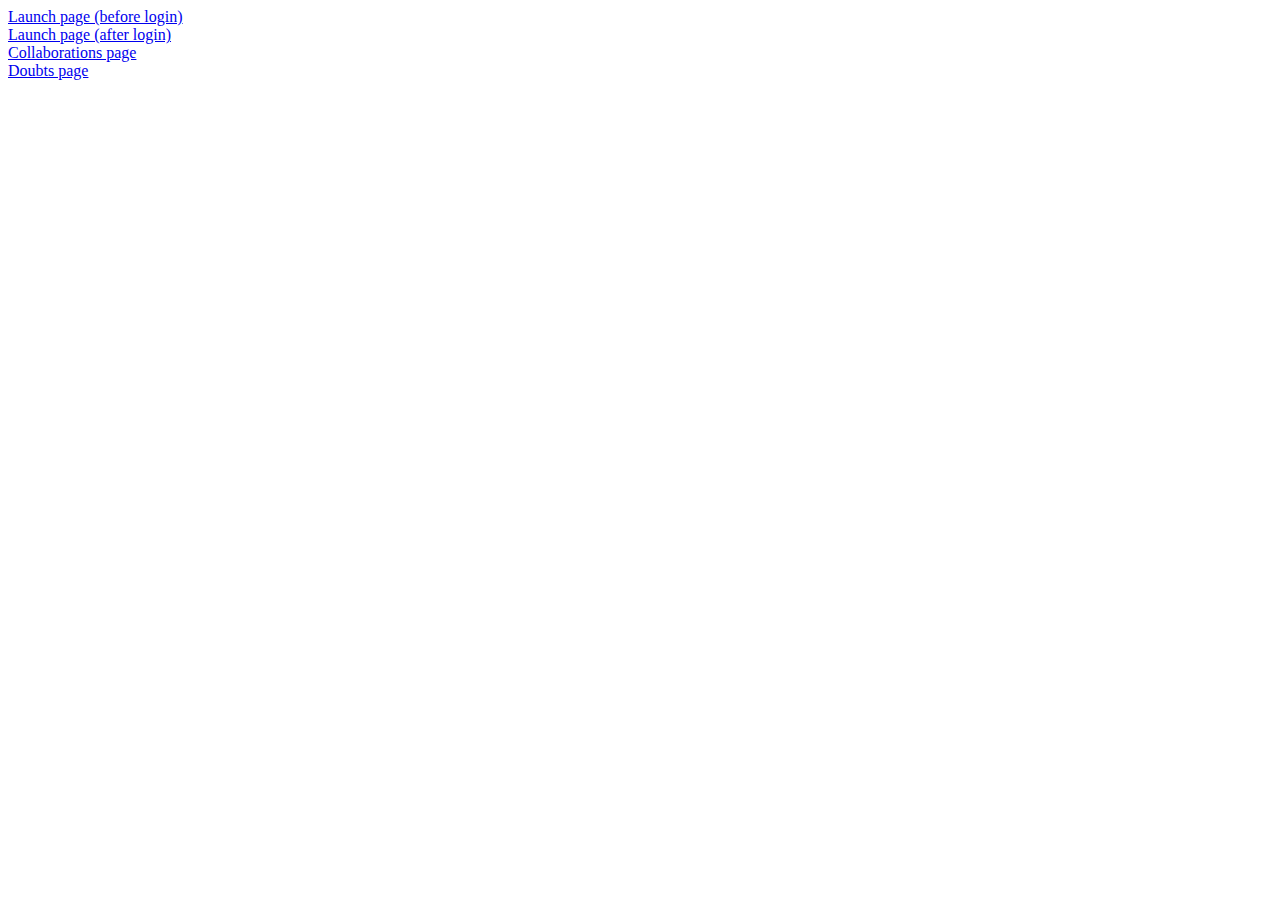
<file: index.html>
<!DOCTYPE html>
<html lang="en">
    
    <head>
        <meta charset="UTF-8">
        <meta http-equiv="X-UA-Compatible" content="IE=edge">
        <meta name="viewport" content="width=device-width, initial-scale=1.0">
        <title>Index</title>
    </head>
    <body>
        <a href="./launch-page-before-login.html" style="display:block">Launch page (before login)</a>
        <a href="./launch-page-after-login.html" style="display:block">Launch page (after login)</a>
        <a href="./collabs-page.html" style="display:block">Collaborations page</a>
        <a href="./doubts-page.html" style="display:block">Doubts page</a>
    </body>
</html>
</file>
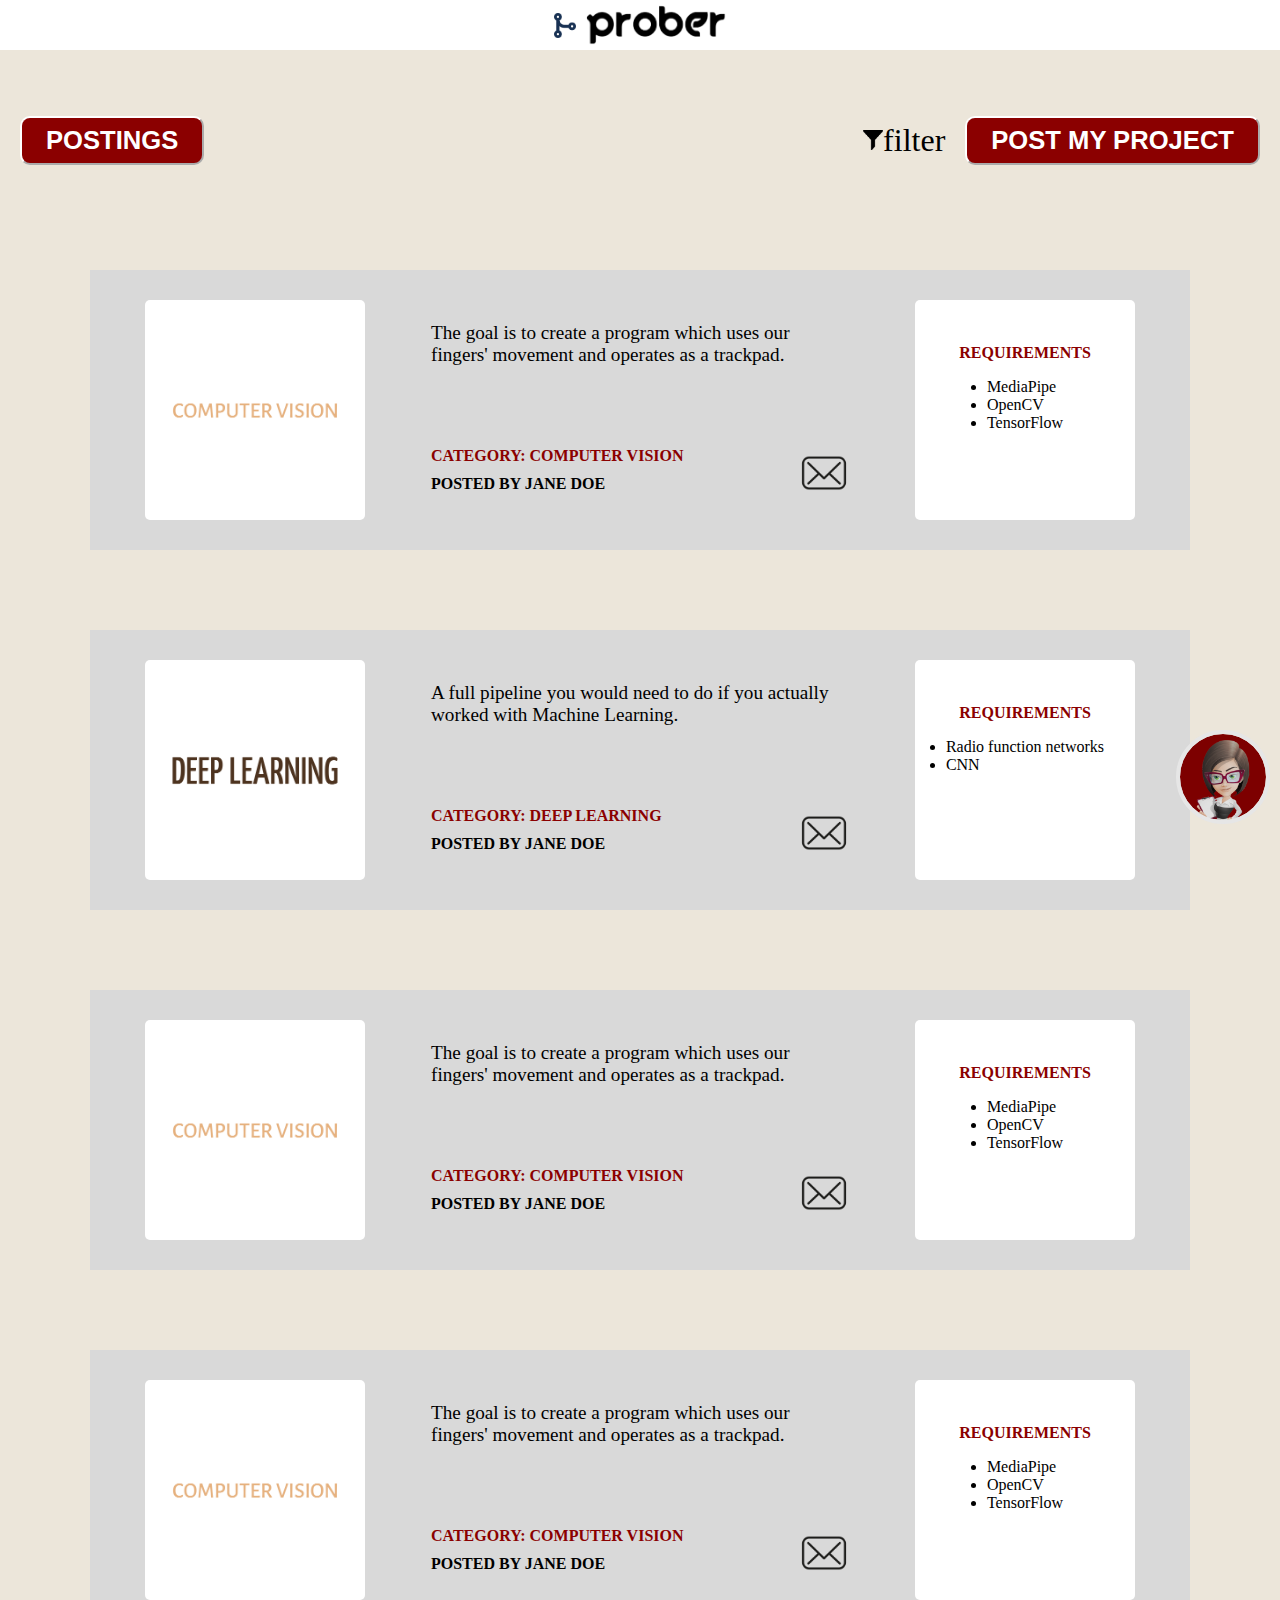
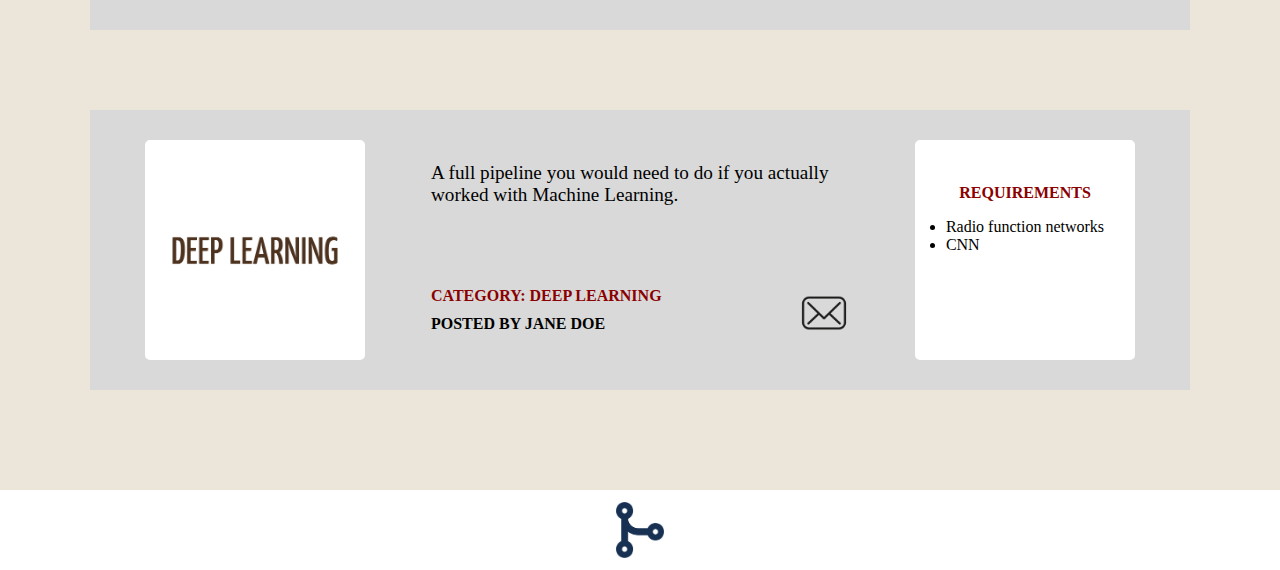
<file: collabs-page.html>
<!DOCTYPE html>
<html lang="en">
    
    <head>
        <meta charset="UTF-8">
        <meta http-equiv="X-UA-Compatible" content="IE=edge">
        <meta name="viewport" content="width=device-width, initial-scale=1.0">
        <link rel="stylesheet" href="./style.css">
        <link rel="icon" type="image/x-icon" href="./images/favicon.ico">
        <title>Prober | Collabs</title>
    </head>
    <body>
        <section id="voice-assistant">
            <img src="./images/bot-assistant.png" alt="Voice assistant" title="Voice assistant">
        </section>
        <header>
            <img src="./images/prober-icon.png" alt="Prober icon" id="icon">
            <img src="./images/prober-logo.png" alt="Prober logo" id="logo">
        </header>
        <main id="collabs-page">
            <section id="buttons-wrapper">
                <input type="button" id="postings" value="POSTINGS">
                <section id="filter-button-wrapper">
                    <img src="./images/filter-icon.png" alt="Filter icon" id="filter-icon">
                    <span>filter</span>
                </section>
                <input type="button" id="post-project" value="POST MY PROJECT">
            </section>
            <section id="collabs">
                <section class="post">
                    <section class="thumbnail">
                        <img src="./images/computer-vision-logo.png" alt="Computer Vision logo">
                    </section>
                    <section class="description">
                        <p class="goal">The goal is to create a program which uses our fingers' movement and operates as a trackpad.</p>
                        <section class="details">
                            <p id="category">CATEGORY: COMPUTER VISION</p>
                            <p id="poster">POSTED BY JANE DOE</p>
                        </section>
                        <img src="./images/contact-icon.png" alt="Contact icon" class="contact">
                    </section>
                    <section class="requirements">
                        <p class="title">REQUIREMENTS</p>
                        <ul>
                            <li>MediaPipe</li>
                            <li>OpenCV</li>
                            <li>TensorFlow</li>
                        </ul>
                    </section>
                </section>

                <section class="post">
                    <section class="thumbnail">
                        <img src="./images/deep-learning-logo.png" alt="Deep Learning logo">
                    </section>
                    <section class="description">
                        <p class="goal">A full pipeline you would need to do if you actually worked with Machine Learning.</p>
                        <section class="details">
                            <p id="category">CATEGORY: DEEP LEARNING</p>
                            <p id="poster">POSTED BY JANE DOE</p>
                        </section>
                        <img src="./images/contact-icon.png" alt="Contact icon" class="contact">
                    </section>
                    <section class="requirements">
                        <p class="title">REQUIREMENTS</p>
                        <ul>
                            <li>Radio function networks</li>
                            <li>CNN</li>
                        </ul>
                    </section>
                </section>

                <section class="post">
                    <section class="thumbnail">
                        <img src="./images/computer-vision-logo.png" alt="Computer Vision logo">
                    </section>
                    <section class="description">
                        <p class="goal">The goal is to create a program which uses our fingers' movement and operates as a trackpad.</p>
                        <section class="details">
                            <p id="category">CATEGORY: COMPUTER VISION</p>
                            <p id="poster">POSTED BY JANE DOE</p>
                        </section>
                        <img src="./images/contact-icon.png" alt="Contact icon" class="contact">
                    </section>
                    <section class="requirements">
                        <p class="title">REQUIREMENTS</p>
                        <ul>
                            <li>MediaPipe</li>
                            <li>OpenCV</li>
                            <li>TensorFlow</li>
                        </ul>
                    </section>
                </section>

                <section class="post">
                    <section class="thumbnail">
                        <img src="./images/computer-vision-logo.png" alt="Computer Vision logo">
                    </section>
                    <section class="description">
                        <p class="goal">The goal is to create a program which uses our fingers' movement and operates as a trackpad.</p>
                        <section class="details">
                            <p id="category">CATEGORY: COMPUTER VISION</p>
                            <p id="poster">POSTED BY JANE DOE</p>
                        </section>
                        <img src="./images/contact-icon.png" alt="Contact icon" class="contact">
                    </section>
                    <section class="requirements">
                        <p class="title">REQUIREMENTS</p> 
                        <ul>
                            <li>MediaPipe</li>
                            <li>OpenCV</li>
                            <li>TensorFlow</li>
                        </ul>
                    </section>
                </section>

                <section class="post">
                    <section class="thumbnail">
                        <img src="./images/deep-learning-logo.png" alt="Deep Learning logo">
                    </section>
                    <section class="description">
                        <p class="goal">A full pipeline you would need to do if you actually worked with Machine Learning.</p>
                        <section class="details">
                            <p id="category">CATEGORY: DEEP LEARNING</p>
                            <p id="poster">POSTED BY JANE DOE</p>
                        </section>
                        <img src="./images/contact-icon.png" alt="Contact icon" class="contact">
                    </section>
                    <section class="requirements">
                        <p class="title">REQUIREMENTS</p>
                        <ul>
                            <li>Radio function networks</li>
                            <li>CNN</li>
                        </ul>
                    </section>
                </section>
            </section>
        </main>
        <footer>
            <img src="./images/prober-icon.png" alt="Prober icon">
        </footer>
    </body>
</html>
</file>
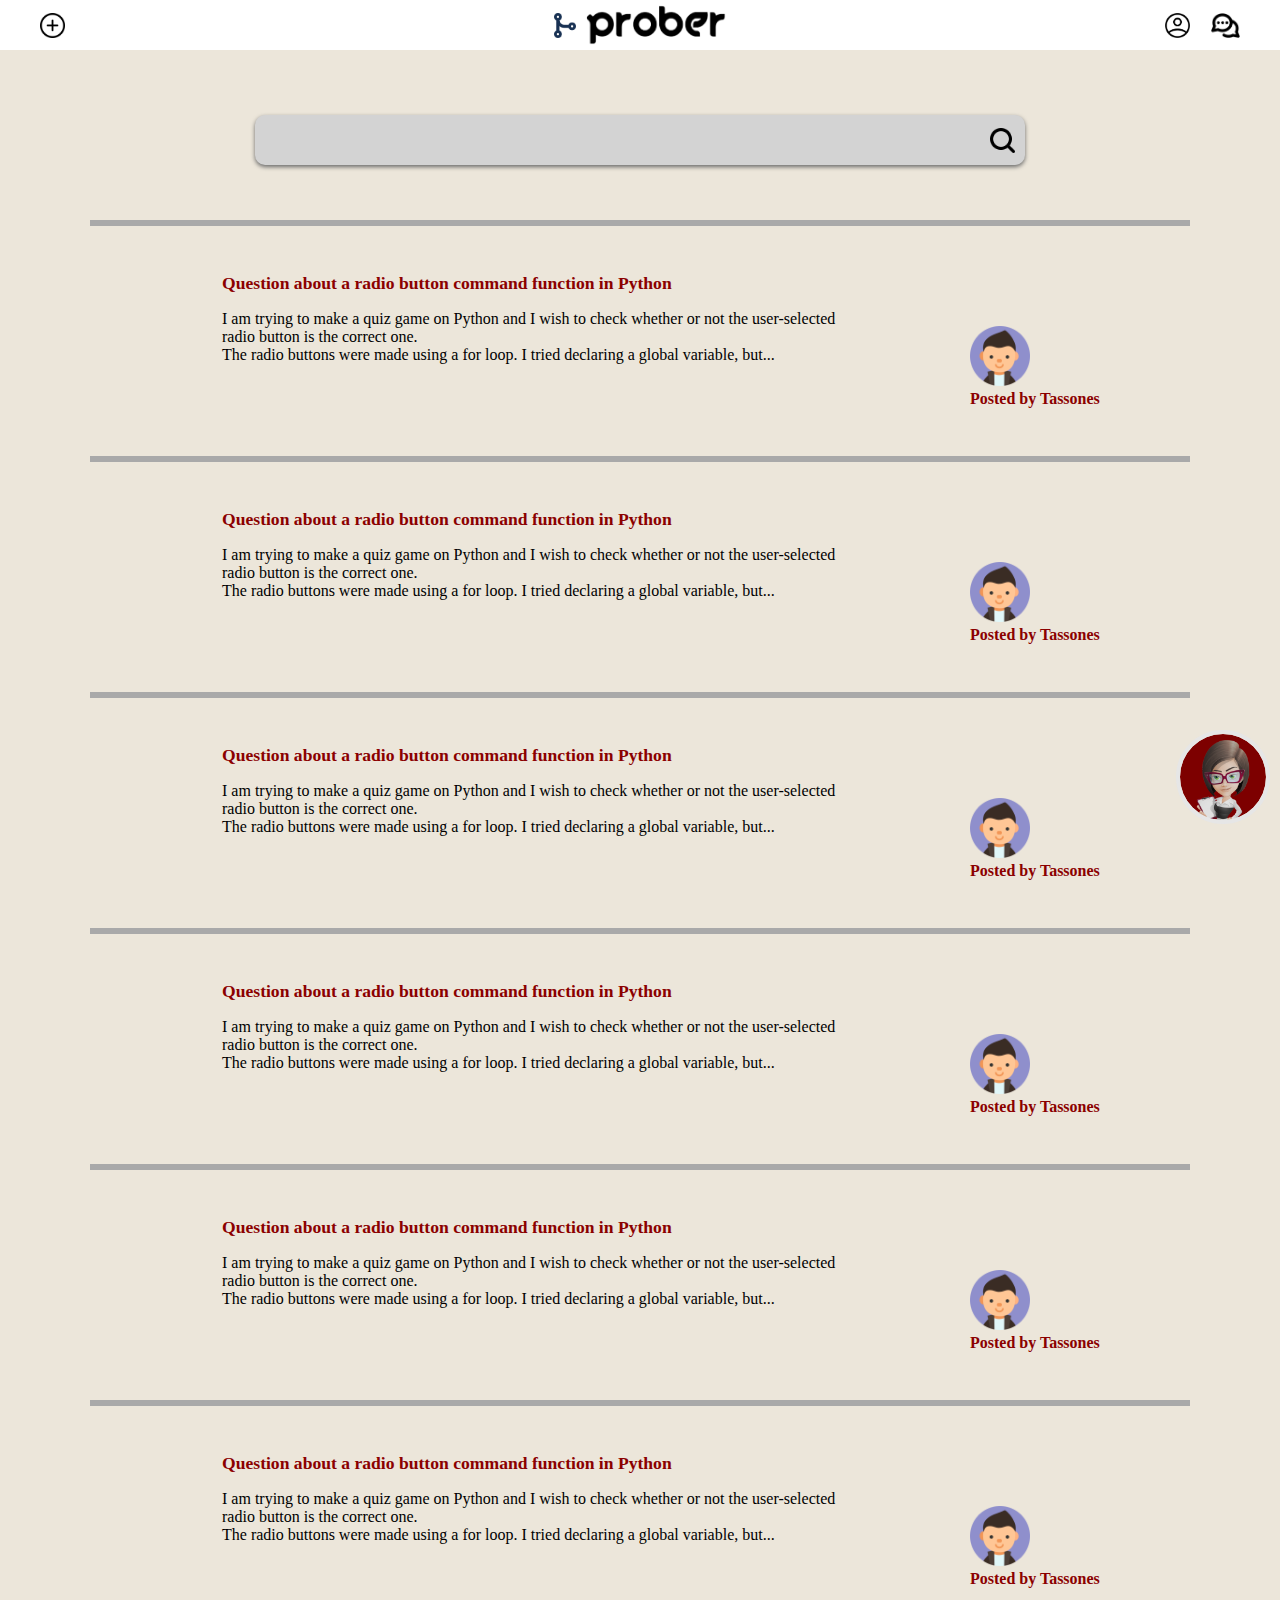
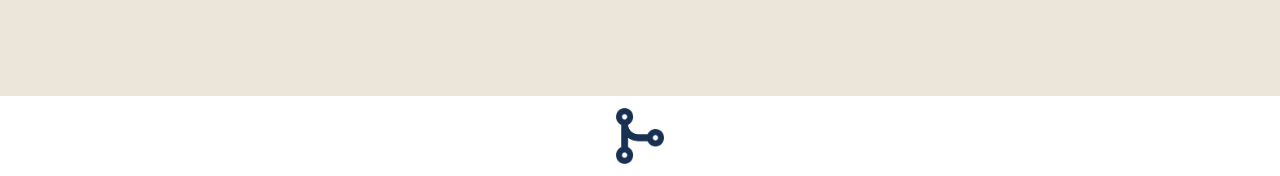
<file: doubts-page.html>
<!DOCTYPE html>
<html lang="en">
    <head>
        <meta charset="UTF-8">
        <meta http-equiv="X-UA-Compatible" content="IE=edge">
        <meta name="viewport" content="width=device-width, initial-scale=1.0">
        <link rel="stylesheet" href="./style.css">
        <link rel="icon" type="image/x-icon" href="./images/favicon.ico">
        <title>Prober | Doubts</title>
    </head>
    <body>
        <section id="voice-assistant">
            <img src="./images/bot-assistant.png" alt="Voice assistant" title="Voice assistant">
        </section>
        <header>
            <img src="./images/add.png" alt="add" title="Add doubt" id="add">
            <img src="./images/prober-icon.png" alt="Prober icon" id="icon">
            <img src="./images/prober-logo.png" alt="Prober logo" id="logo">
            <img src="./images/profile-icon.png" alt="Profile icon" id="profile" title="My Profile">
            <img src="./images/chat-icon.png" alt="Chat icon" id="chat" title="Messages">
        </header>
        <main id="doubts-page">
            <section class="search-bar-wrapper">
                <section class="search-bar">
                    <img src="./images/search.png" alt="Search icon" alt="search" id="search-icon">
                </section>
            </section>
            <section class="doubt">
                <section class="question-wrapper">
                    <p class="title">Question about a radio button command function in Python</p>
                    <p class="question">
                        I am trying to make a quiz game on Python and I wish to check whether or not the user-selected radio button is the correct one.<br>
                        The radio buttons were made using a for loop. I tried declaring a global variable, but...
                    </p>
                </section>
                <section class="poster-info">
                    <img src="./images/profile-picture.png" alt="Poster profile picture" class="poster-profile-picture">
                    <p class="poster-username">Posted by Tassones</p>
                </section>
            </section>

            <section class="doubt">
                <section class="question-wrapper">
                    <p class="title">Question about a radio button command function in Python</p>
                    <p class="question">
                        I am trying to make a quiz game on Python and I wish to check whether or not the user-selected radio button is the correct one.<br>
                        The radio buttons were made using a for loop. I tried declaring a global variable, but...
                    </p>
                </section>
                <section class="poster-info">
                    <img src="./images/profile-picture.png" alt="Poster profile picture" class="poster-profile-picture">
                    <p class="poster-username">Posted by Tassones</p>
                </section>
            </section>

            <section class="doubt">
                <section class="question-wrapper">
                    <p class="title">Question about a radio button command function in Python</p>
                    <p class="question">
                        I am trying to make a quiz game on Python and I wish to check whether or not the user-selected radio button is the correct one.<br>
                        The radio buttons were made using a for loop. I tried declaring a global variable, but...
                    </p>
                </section>
                <section class="poster-info">
                    <img src="./images/profile-picture.png" alt="Poster profile picture" class="poster-profile-picture">
                    <p class="poster-username">Posted by Tassones</p>
                </section>
            </section>

            <section class="doubt">
                <section class="question-wrapper">
                    <p class="title">Question about a radio button command function in Python</p>
                    <p class="question">
                        I am trying to make a quiz game on Python and I wish to check whether or not the user-selected radio button is the correct one.<br>
                        The radio buttons were made using a for loop. I tried declaring a global variable, but...
                    </p>
                </section>
                <section class="poster-info">
                    <img src="./images/profile-picture.png" alt="Poster profile picture" class="poster-profile-picture">
                    <p class="poster-username">Posted by Tassones</p>
                </section>
            </section>

            <section class="doubt">
                <section class="question-wrapper">
                    <p class="title">Question about a radio button command function in Python</p>
                    <p class="question">
                        I am trying to make a quiz game on Python and I wish to check whether or not the user-selected radio button is the correct one.<br>
                        The radio buttons were made using a for loop. I tried declaring a global variable, but...
                    </p>
                </section>
                <section class="poster-info">
                    <img src="./images/profile-picture.png" alt="Poster profile picture" class="poster-profile-picture">
                    <p class="poster-username">Posted by Tassones</p>
                </section>
            </section>

            <section class="doubt">
                <section class="question-wrapper">
                    <p class="title">Question about a radio button command function in Python</p>
                    <p class="question">
                        I am trying to make a quiz game on Python and I wish to check whether or not the user-selected radio button is the correct one.<br>
                        The radio buttons were made using a for loop. I tried declaring a global variable, but...
                    </p>
                </section>
                <section class="poster-info">
                    <img src="./images/profile-picture.png" alt="Poster profile picture" class="poster-profile-picture">
                    <p class="poster-username">Posted by Tassones</p>
                </section>
            </section>
        </main>
        <footer>
            <img src="./images/prober-icon.png" alt="Prober icon">
        </footer>
    </body>
</html>
</file>
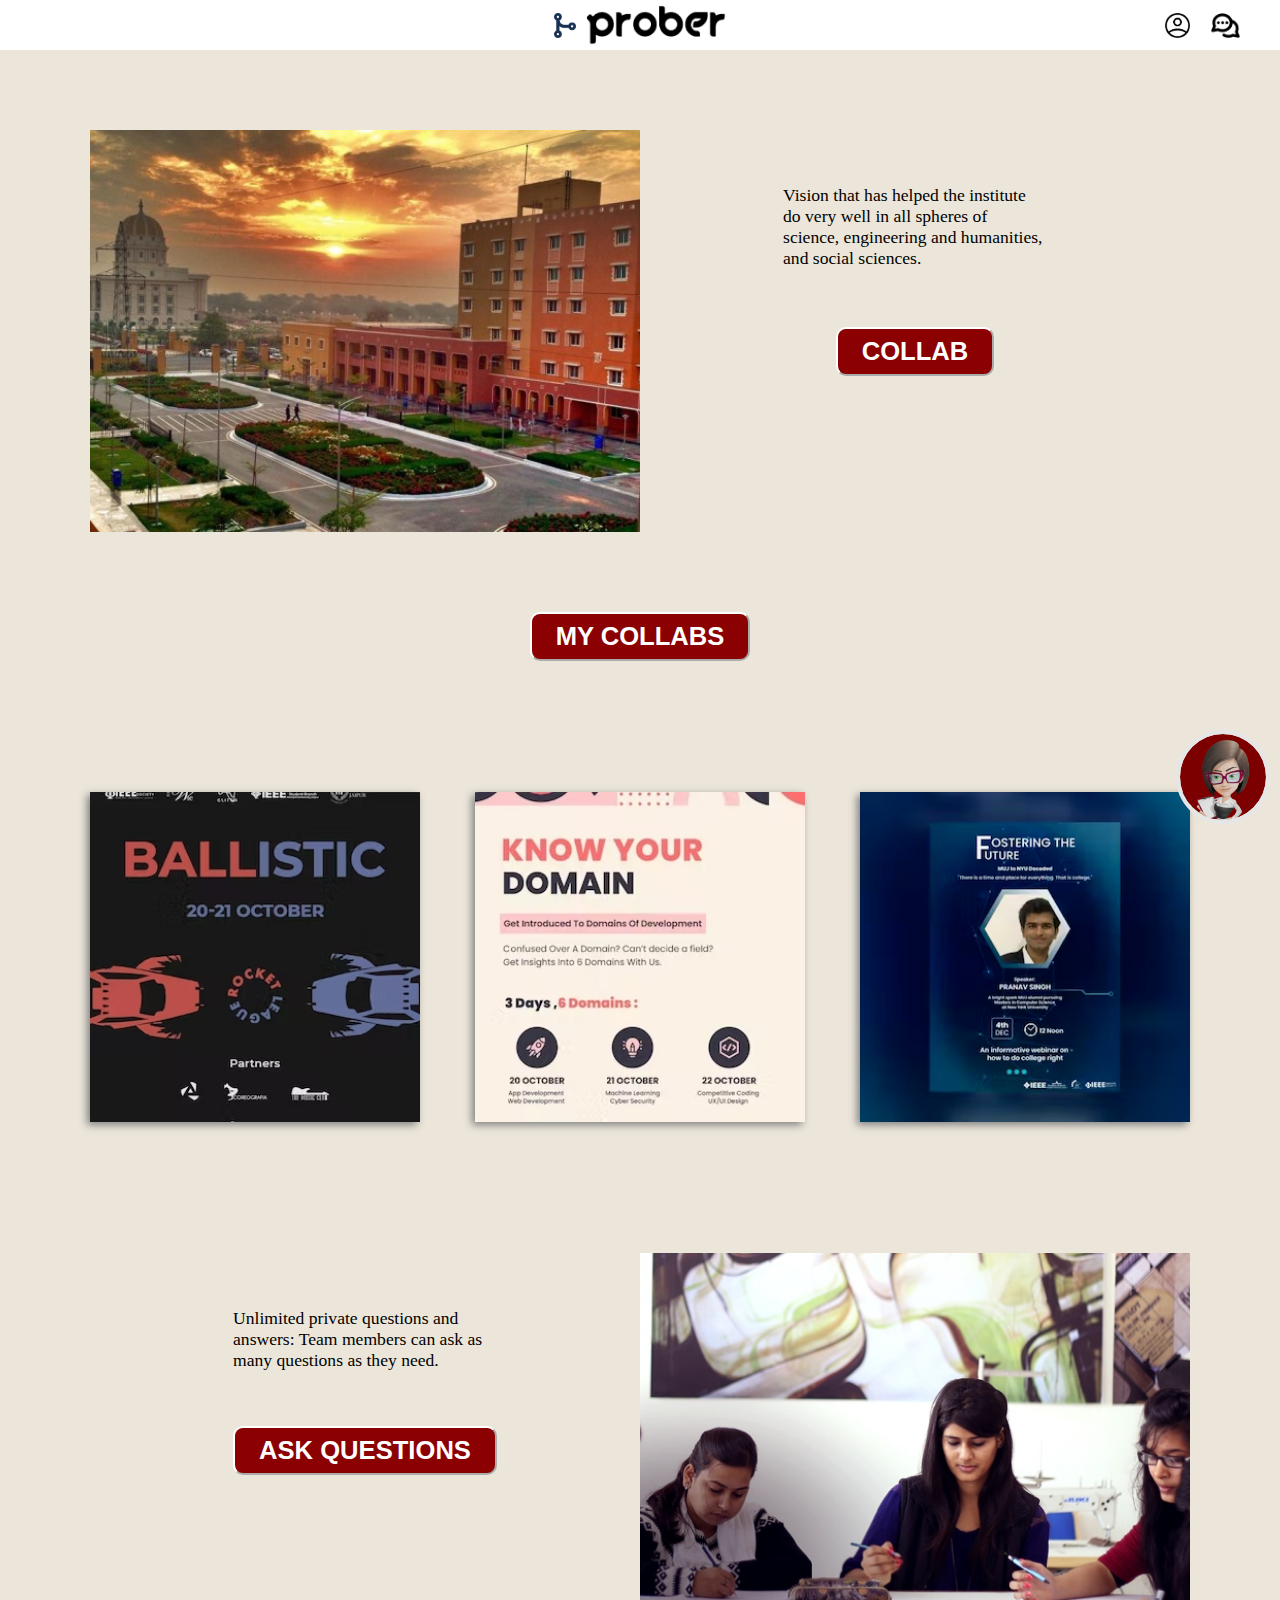
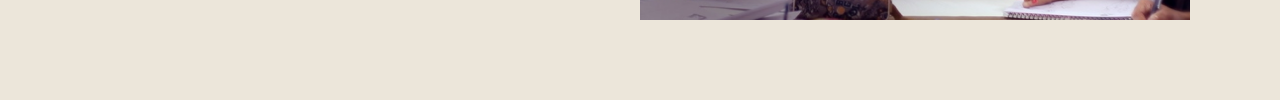
<file: launch-page-after-login.html>
<!DOCTYPE html>
<html lang="en">
    <head>
        <meta charset="UTF-8">
        <meta http-equiv="X-UA-Compatible" content="IE=edge">
        <meta name="viewport" content="width=device-width, initial-scale=1.0">
        <link rel="stylesheet" href="./style.css">
        <link rel="icon" type="image/x-icon" href="./images/favicon.ico">
        <title>Prober | Launch Page</title>
    </head>
    <body>
        <section id="voice-assistant">
            <img src="./images/bot-assistant.png" alt="Voice assistant" title="Voice assistant">
        </section>
        <header>
            <img src="./images/prober-icon.png" alt="Prober icon" id="icon">
            <img src="./images/prober-logo.png" alt="Prober logo" id="logo">
            <img src="./images/profile-icon.png" alt="Profile icon" id="profile" title="My Profile">
            <img src="./images/chat-icon.png" alt="Chat icon" id="chat" title="Messages">
        </header>
        <main id="launch-page">
            <section class="image-and-text" id="collab">
                <img src="./images/muj-campus-afternoon.jpg" alt="Muj Campus">
                <section class="description">
                    <p>Vision that has helped the institute do very well in all spheres of science, engineering and humanities, and social sciences.</p>
                    <a href="./collabs-page.html"><input type="button" value="COLLAB"></a>
                </section>
            </section>

            <input type="button" value="MY COLLABS">

            <section id="events">
                <img src="./images/ballistic-event.jpg" alt="Ballistic event poster">
                <img src="./images/know-your-domain-event.jpg" alt="Know Your Domain event poster">
                <img src="./images/fostering-the-future-event.png" alt="Fostering The Future event poster">
            </section>

            <section class="image-and-text" id="questions">
                <section class="description">
                    <p>Unlimited private questions and answers: Team members can ask as many questions as they need.</p>
                    <a href="./doubts-page.html"><input type="button" value="ASK QUESTIONS"></a>
                </section>
                <img src="./images/classmates.jpg" alt="Classmates">
            </section>
        </main>
    </body>
</html>
</file>
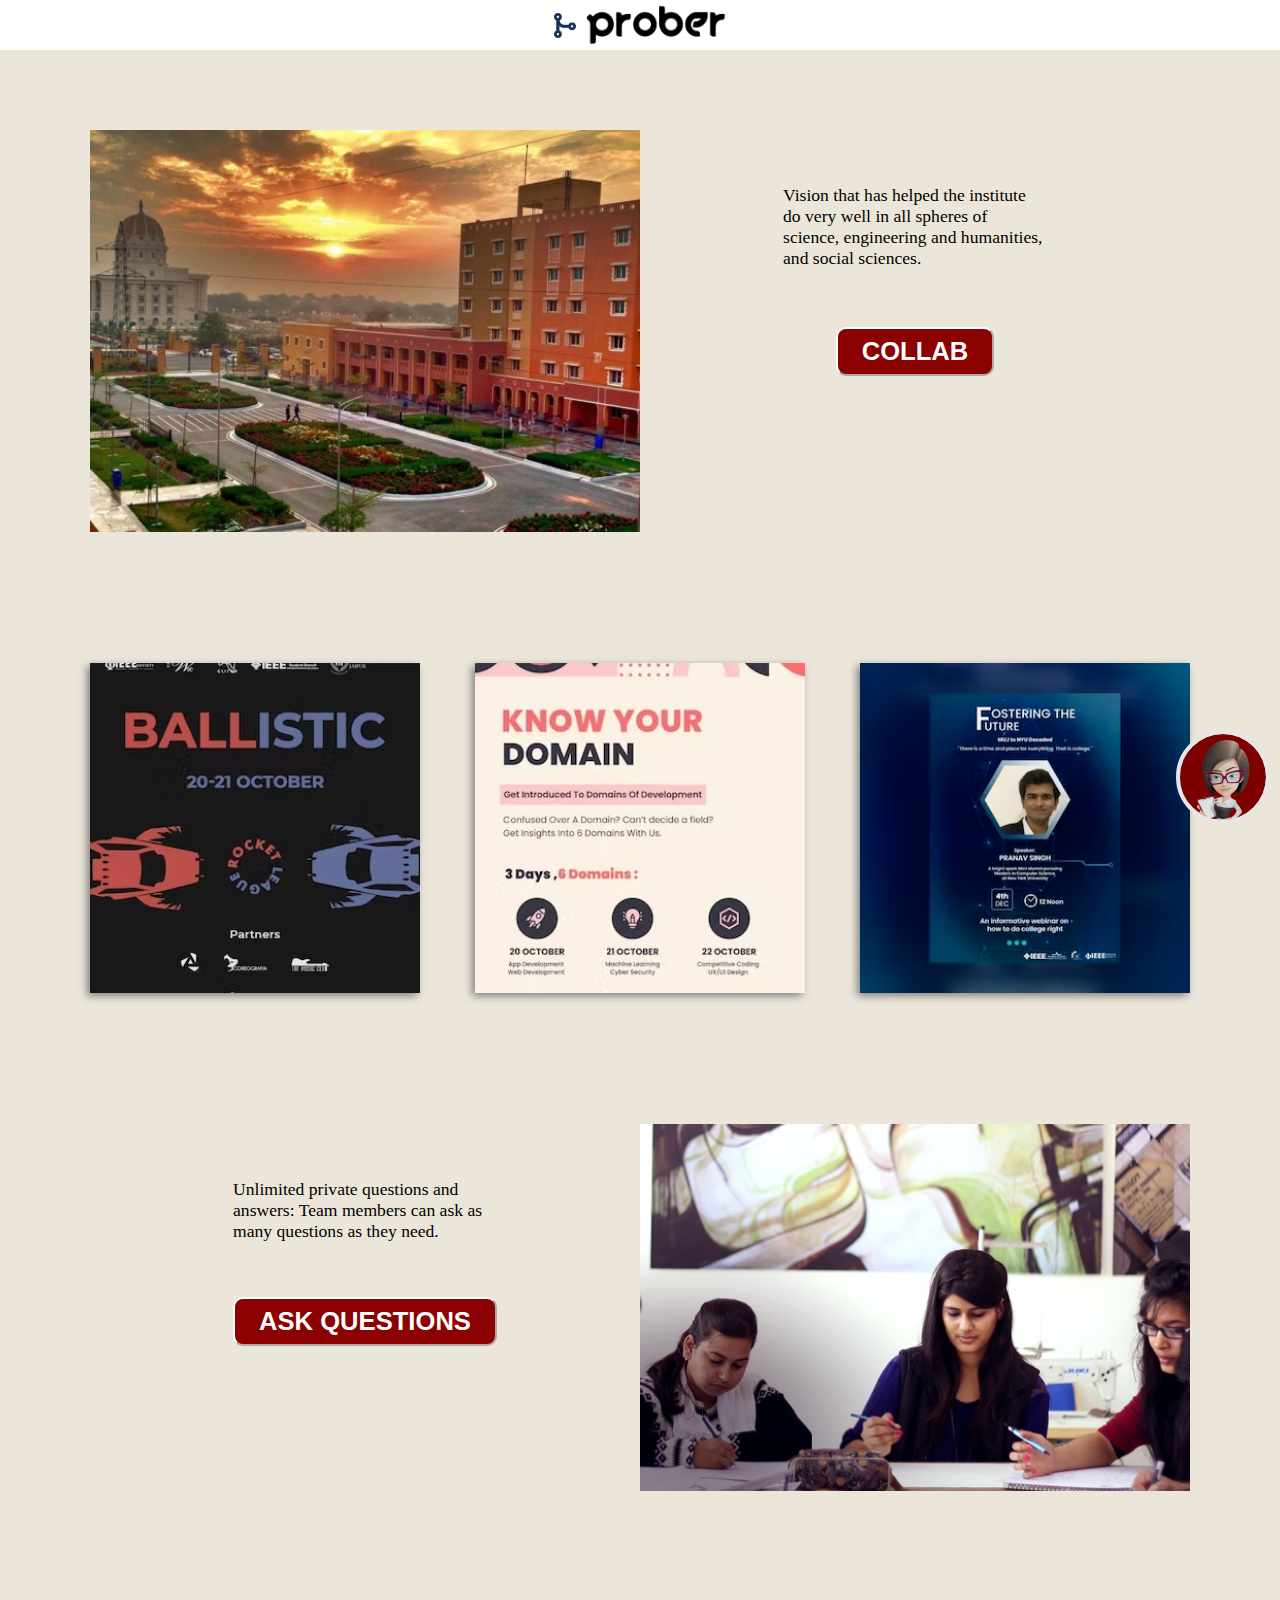
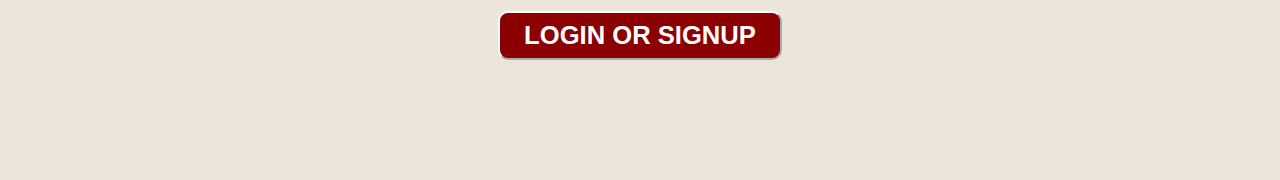
<file: launch-page-before-login.html>
<!DOCTYPE html>
<html lang="en">
    <head>
        <meta charset="UTF-8">
        <meta http-equiv="X-UA-Compatible" content="IE=edge">
        <meta name="viewport" content="width=device-width, initial-scale=1.0">
        <link rel="stylesheet" href="./style.css">
        <link rel="icon" type="image/x-icon" href="./images/favicon.ico">
        <title>Prober | Launch Page</title>
    </head>
    <body>
        <section id="voice-assistant">
            <img src="./images/bot-assistant.png" alt="Voice assistant" title="Voice assistant">
        </section>
        <header>
            <img src="./images/prober-icon.png" alt="Prober icon" id="icon">
            <img src="./images/prober-logo.png" alt="Prober logo" id="logo">
        </header>
        <main id="launch-page">
            <section class="image-and-text" id="collab">
                <img src="./images/muj-campus-afternoon.jpg" alt="Muj Campus">
                <section class="description">
                    <p>Vision that has helped the institute do very well in all spheres of science, engineering and humanities, and social sciences.</p>
                    <a href="./collabs-page.html"><input type="button" value="COLLAB"></a>
                </section>
            </section>

            <section id="events">
                <img src="./images/ballistic-event.jpg" alt="Ballistic event poster">
                <img src="./images/know-your-domain-event.jpg" alt="Know Your Domain event poster">
                <img src="./images/fostering-the-future-event.png" alt="Fostering The Future event poster">
            </section>

            <section class="image-and-text" id="questions">
                <section class="description">
                    <p>Unlimited private questions and answers: Team members can ask as many questions as they need.</p>
                    <a href="./doubts-page.html"><input type="button" value="ASK QUESTIONS"></a>
                </section>
                <img src="./images/classmates.jpg" alt="Classmates">
            </section>

            <input type="button" id="login-or-signup" value="LOGIN OR SIGNUP">
        </main>
    </body>
</html>
</file>
<file: style.css>
html{
    font-size: 16px;
}

body{
    margin: 0;
    display: flex;
    flex-direction: column;
}


/* Header */
header{
    position: relative;
    height: 50px;
    display: flex;
    justify-content: center;
    align-items: center;
    gap: 10px;
}

header > img#icon, header > img#profile, header img#chat, header img#add{
    height: 50%;
}

header > img#logo{
    height: 80%;
}

header > img#profile{
    position: absolute;
    right: 90px;
   cursor: pointer;
}

header img#chat{
    position: absolute;
    right: 40px;
    cursor: pointer;
}

header img#add{
    position: absolute;
    left: 40px;
    cursor: pointer;
}

header img#profile:hover, header img#chat:hover, header img#add:hover{
    transform: scale(1.05);
}


/* Launch Page */
#launch-page{
    display: flex;
    flex-direction: column;
    align-items: center;
    gap: 80px;
    padding: 80px 0;
    background-color: #ECE6DA;
}

.image-and-text{
    width: min(1100px, 90%);
    aspect-ratio: 3/1;
    display: grid;
    grid-template-columns: 1fr 1fr;
}

.image-and-text > img{
    overflow: hidden;
    width: 100%;
    height: 100%;
    object-fit: cover;
}

.image-and-text > .description{
    display: flex;
    flex-direction: column;
    justify-content: flex-start;
    align-items: center;
    gap: 10%;
}

.image-and-text > .description > p{
    margin-top: 10%;
    width: 30ch;
    font-size: 1.1rem;
}

input[type="button"]{
    padding: 8px 24px;
    background-color: darkred;
    color: white;
    font-weight: 900;
    border-radius: 10px;
    font-size: 1.6rem;
    border-color: white;
    cursor: pointer;
}

input[type="button"]:hover{
    background-color: rgb(124, 1, 1); /* slightly darker than darkred */
    filter: drop-shadow(0 0 1px darkred);
    outline: solid 1px white;
}

section#events{
    width: min(1100px, 90%);
    padding: 4% 0;
    display: flex;
    justify-content: space-between;
}

section#events > img{
    width: 30%;
    box-shadow: -3px 3px 8px 0px grey;
    cursor: pointer;
}

section#events > img:hover{
    transform: scale(1.02) rotate(-2deg);
}

input[type='button']#login-or-signup{
    margin: 40px 0;
}


/* Collabs page */
#collabs-page{
    display: flex;
    flex-direction: column;
    gap: 80px;
    padding: 40px 0 100px;
    background-color: #ECE6DA;
}

#collabs-page #buttons-wrapper{
    height: 100px;
    display: flex;
    align-items: center;
    padding: 0 20px;
}

#collabs-page #buttons-wrapper #filter-button-wrapper{
    display: flex;
    align-items: center;
    font-size: 2rem;
    margin-left: auto;
    margin-right: 20px;
    cursor: pointer;
}

#collabs-page #buttons-wrapper #filter-button-wrapper:hover{
    transform: scale(1.02);
}

#collabs-page #buttons-wrapper #filter-button-wrapper img{
    height: 20px;
}

#collabs{
    display: flex;
    flex-direction: column;
    align-items: center;
    gap: 80px;
}

.post{
    width: min(1100px, 90%);
    padding: 30px 0;
    display: grid;
    grid-template-columns: 1fr 2fr 1fr;
    justify-items: center;
    align-items: center;
    background-color: #D9D9D9;
}

.post .thumbnail, .post .requirements{
    overflow: hidden;
    background-color: white;
    aspect-ratio: 1/1;
    width: 80%;
    border-radius: 5px;
}

.post .thumbnail{
    grid-column: 1;
    justify-self: flex-end;
}

.post .thumbnail > img{
    width: 100%;
    height: 100%;
    object-fit: contain;
}

.post .requirements{
    grid-column: -2;
    justify-self: flex-start;
    display: flex;
    flex-direction: column;
    justify-content: flex-start;
    align-items: center;
}

.post .requirements .title{
    color: darkred;
    font-weight: 900;
    margin-top: 20%;
}

.post .requirements ul{
    margin-inline: 0;
    margin-block: 0;
    padding-inline: 0;
}

.post .description{
    display: grid;
    grid-template-columns: 1fr min-content;
    grid-template-rows: 1fr min-content;
    font-size: 1.2rem;
    height: 80%;
    padding: 0 12%;
}

.post .description .goal{
    grid-column: 1 / -1;
    grid-row: 1;
    margin: 0;
}

.post .description .details{
    grid-column: 1;
    grid-row: 2;
    display: flex;
    flex-direction: column;
    font-size: 1rem;
    font-weight: 900;
}

.post .description .details > *{
    margin: 5px 0;
}

.post .description .details > #category{
    color: darkred;
}

.post .description .contact{
    width: 50px;
    grid-column: 2;
    grid-row: 2;
    align-self: flex-end;
    cursor: pointer;
}

.post .description .contact:hover{
    filter: drop-shadow(0px 1px 0px darkred) drop-shadow(0px 0px 1px white);
    transform: scale(1.02);
}


/* Doubts page */
#doubts-page{
    display: flex;
    flex-direction: column;
    align-items: center;
    gap: 30px;
    padding: 40px 0 90px;
    background-color: #ECE6DA;
}

#doubts-page .search-bar-wrapper{
    width: min(1100px, 90%);
    height: 100px;
    display: flex;
    justify-content: center;
    align-items: center;
}

#doubts-page .search-bar-wrapper .search-bar{
    display: flex;
    justify-content: end;
    align-items: center;
    width: 70%;
    background-color: lightgrey;
    box-shadow: 0px 2px 4px dimgrey;
    height: 50%;
    border-radius: 10px;
    cursor: text;

}

#doubts-page .search-bar-wrapper .search-bar > img{
    height: 50%;
    margin-right: 10px;
}

#doubts-page .doubt{
    width: min(1100px, 90%);
    min-height: 200px;
    display: grid;
    grid-template-columns: 4fr 1fr;
    grid-template-rows: 1fr 1fr;
    border-top: solid 6px darkgrey;
    cursor: pointer;
}

#doubts-page .doubt .question-wrapper{
    grid-column: 1;
    grid-row: 1/-1;
    display: flex;
    flex-direction: column;
    justify-content: center;
    align-items: center;
}

#doubts-page .doubt .question-wrapper *{
    width: 70%;
}

#doubts-page .doubt .title{
    color: darkred;
    font-weight: 900;
    font-size: 1.1rem;
    margin: 0;
}

#doubts-page .doubt .poster-info{
    grid-column: 2;
    grid-row: 2;
    color: darkred;
    font-weight: 600;
    cursor: pointer;
}

#doubts-page .doubt .poster-profile-picture{
    height: 60px;
}

#doubts-page .doubt .poster-username{
    margin: 0;
}


/* Footer */
#collabs-page + footer, #doubts-page + footer{
    display: flex;
    justify-content: center;
    align-items: center;
    height: 80px;
}

#collabs-page + footer img, #doubts-page + footer img{
    height: 70%;
    object-fit: contain;
}


/* Voice assistant */
#voice-assistant{
    position: fixed;
    display: flex;
    height: 80px;
    bottom: 80px;
    right: 14px;
    cursor: pointer;
    border-radius: 46px;
    background-color: darkred;
    padding: 6px 3px 0;
    outline: solid 4px white;
    filter: brightness(0.9);
}

#voice-assistant:hover{
    transform: scale(1.02);
    filter: brightness(1);
}

@media (max-width: 600px) {
    .image-and-text > .description > p{
        font-size: 0.6rem;
    }

    input[type="button"]{
        font-size: 0.6rem;
    }

    #collabs-page #buttons-wrapper #filter-button-wrapper{
        font-size: 1rem;
    }

    #collabs-page #buttons-wrapper #filter-button-wrapper img{
        height: 16px;
    }

    #collabs-page .post .description{
        font-size: 0.8rem;
    }

    #collabs-page .post .description .details{
        font-size: 0.6rem;
    }

    #collabs-page .post .description .contact{
        width: 30px;
    }

    #collabs-page .post .requirements{
        font-size: 0.5rem;
        overflow: auto;
    } 

    #voice-assistant{
        height: 60px;
    }
}
</file>
